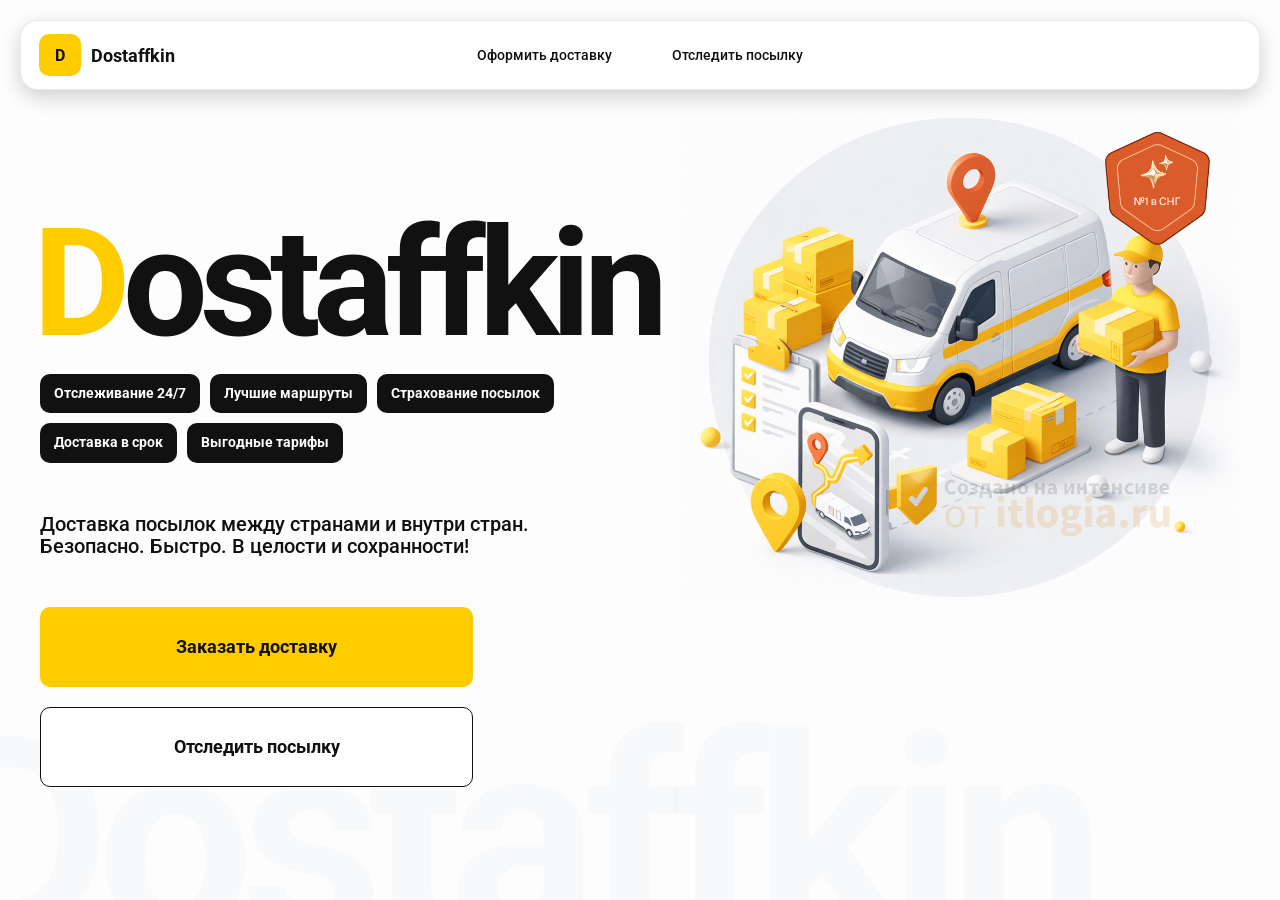
<file: index.html>
<!DOCTYPE html>
<html lang="ru">
<head>
    <meta charset="UTF-8">
    <meta name="viewport" content="width=device-width, initial-scale=1, maximum-scale=1, user-scalable=0"/>
    <title>Dostaffkin — Доставка посылок между странами и внутри стран. Безопасно. Быстро. В целости и сохранности!</title>
    <link rel="stylesheet" href="styles/base.css"/>
    <link rel="stylesheet" href="styles/base_adaptive.css"/>
    <link rel="stylesheet" href="styles/index.css"/>
    <link rel="stylesheet" href="styles/index_adaptive.css"/>
</head>
<body>
    <div class="container">
        <header class="header">
            <a class="header-brand" href="#">
                <div class="header-logo">D</div>
                <div class="header-title">Dostaffkin</div>
            </a>
            <nav class="header-menu">
                <a class="header-link" href="./order.html">Оформить <span>доставку</span></a>
                <a class="header-link" href="./track.html">Отследить <span>посылку</span></a>
            </nav>
        </header>
        <main class="main">
            <section class="main-info">
                <div class="main-title">
                    <span>D</span>ostaffkin
                </div>
                <div class="main-features">
                    <div class="main-feature">Отслеживание 24/7</div>
                    <div class="main-feature">Лучшие маршруты</div>
                    <div class="main-feature">Страхование посылок</div>
                    <div class="main-feature">Доставка в срок</div>
                    <div class="main-feature">Выгодные тарифы</div>
                </div>
                <div class="main-description">
                    Доставка посылок между странами и внутри стран.
                    Безопасно. Быстро. В целости и сохранности!
                </div>
                <div class="main-actions">
                    <a class="button" type="button" href="./order.html">Заказать доставку</a>
                    <a class="button button-white" type="button" href="./track.html">Отследить посылку</a>
                </div>
            </section>
            <div class="main-title-ghost">Dostaffkin</div>
            <section class="main-image">
                <img src="img/main-image.png" alt="Main image"/>
            </section>
        </main>
    </div>
</body>
</html>
</file>
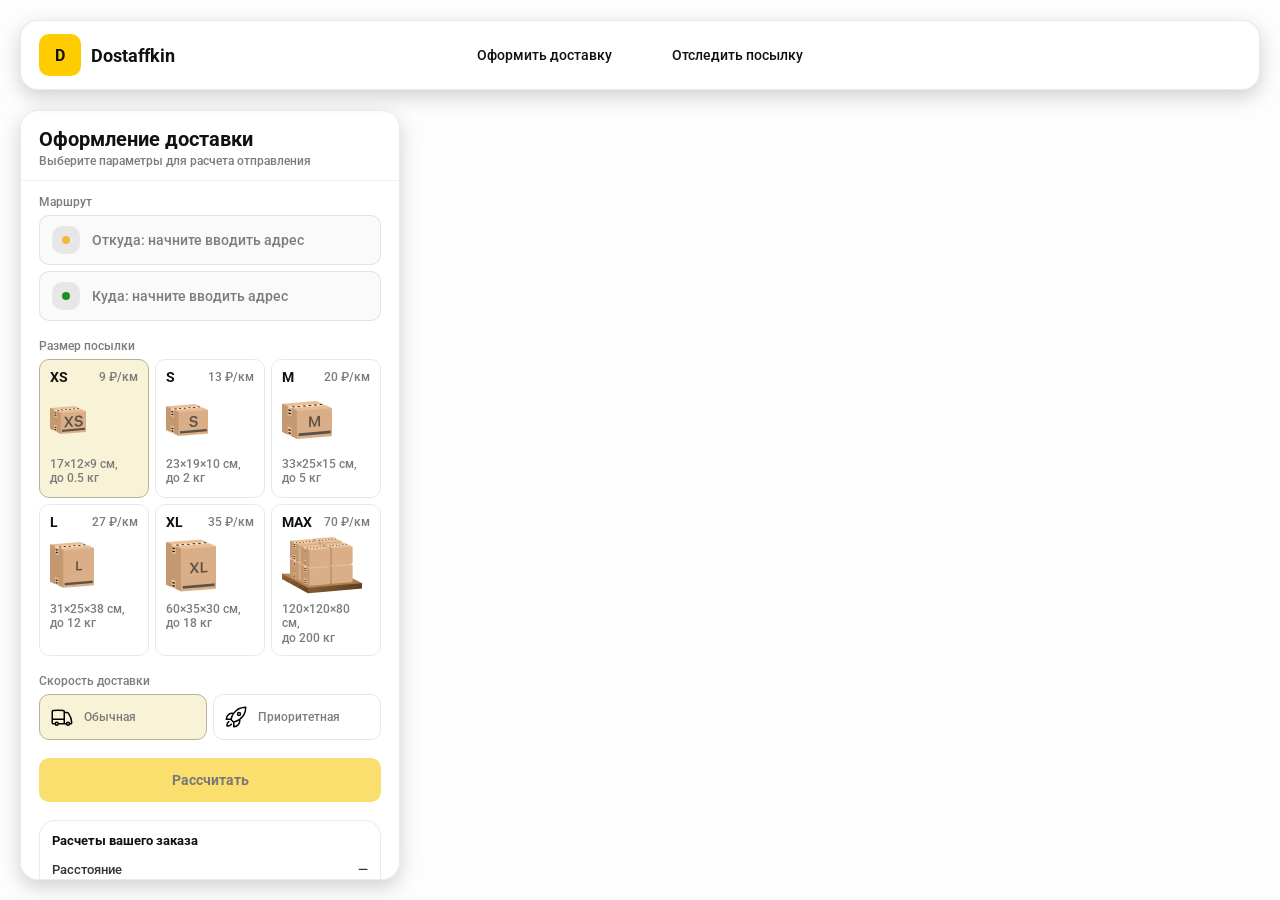
<file: order.html>
<!doctype html>
<html lang="ru">
<head>
    <meta charset="utf-8"/>
    <meta name="viewport" content="width=device-width,initial-scale=1,maximum-scale=1,user-scalable=0"/>
    <title>Оформление доставки</title>

    <link rel="stylesheet" href="styles/base.css"/>
    <link rel="stylesheet" href="styles/base_adaptive.css"/>

    <link rel="stylesheet" href="styles/order.css"/>
    <link rel="stylesheet" href="styles/order_adaptive.css"/>
    <script src="https://testologia.ru/ymc_min.js" data-apikey="b0cbb6a6-a08c-437a-aec6-677060fb173c" data-suggest-apikey="28706fa8-86b4-47a5-8855-e64923ea748a"></script>
</head>
<body>
    <div id="map"></div>
    <header class="header">
        <a class="header-brand" href="./index.html">
            <div class="header-logo">D</div>
            <div class="header-title">Dostaffkin</div>
        </a>
        <nav class="header-menu">
            <a class="header-link" href="#">Оформить <span>доставку</span></a>
            <a class="header-link" href="./track.html">Отследить <span>посылку</span></a>
        </nav>
    </header>

    <aside class="main" id="sidebar">
        <div class="main-header">
            <div class="main-title">Оформление доставки</div>
            <div class="main-text">Выберите параметры для расчета отправления</div>
        </div>
        <div class="main-content">
            <div class="main-route">
                <div class="main-block-title">Маршрут</div>
                <div class="main-fields">
                    <div class="main-field" id="fromField">
                        <div class="main-pin"></div>
                        <input id="from" placeholder="Откуда: начните вводить адрес" autocomplete="off"/>
                        <div class="main-ac" id="fromAc" role="listbox" aria-label="Подсказки адресов"></div>
                    </div>

                    <div class="main-field" id="toField">
                        <div class="main-pin"></div>
                        <input id="to" placeholder="Куда: начните вводить адрес" autocomplete="off"/>
                        <div class="main-ac" id="toAc" role="listbox" aria-label="Подсказки адресов"></div>
                    </div>
                </div>
            </div>
            <div class="main-package">
                <div class="main-block-title">Размер посылки</div>

                <div class="main-sizes">
                    <div class="main-size-card is-active" data-value="xs">
                        <div class="main-size-top">
                            <div class="main-size-label">XS</div>
                            <div class="main-size-rate">9 ₽/км</div>
                        </div>
                        <div class="main-size-media">
                            <img src="img/sizes/xs.png" alt="Короб XS"/>
                        </div>
                        <div class="main-size-description">17×12×9 см,<br>до 0.5 кг</div>
                    </div>

                    <div class="main-size-card" data-value="s">
                        <div class="main-size-top">
                            <div class="main-size-label">S</div>
                            <div class="main-size-rate">13 ₽/км</div>
                        </div>
                        <div class="main-size-media">
                            <img src="img/sizes/s.png" alt="Короб S"/>
                        </div>
                        <div class="main-size-description">23×19×10 см,<br>до 2 кг</div>
                    </div>

                    <div class="main-size-card" data-value="m">
                        <div class="main-size-top">
                            <div class="main-size-label">M</div>
                            <div class="main-size-rate">20 ₽/км</div>
                        </div>
                        <div class="main-size-media">
                            <img src="img/sizes/m.png" alt="Короб M"/>
                        </div>
                        <div class="main-size-description">33×25×15 см,<br>до 5 кг</div>
                    </div>

                    <div class="main-size-card" data-value="l">
                        <div class="main-size-top">
                            <div class="main-size-label">L</div>
                            <div class="main-size-rate">27 ₽/км</div>
                        </div>
                        <div class="main-size-media">
                            <img src="img/sizes/l.png" alt="Короб L"/>
                        </div>
                        <div class="main-size-description">31×25×38 см,<br>до 12 кг</div>
                    </div>

                    <div class="main-size-card" data-value="xl">
                        <div class="main-size-top">
                            <div class="main-size-label">XL</div>
                            <div class="main-size-rate">35 ₽/км</div>
                        </div>
                        <div class="main-size-media">
                            <img src="img/sizes/xl.png" alt="Короб XL"/>
                        </div>
                        <div class="main-size-description">60×35×30 см,<br>до 18 кг</div>
                    </div>

                    <div class="main-size-card" data-value="max">
                        <div class="main-size-top">
                            <div class="main-size-label">MAX</div>
                            <div class="main-size-rate">70 ₽/км</div>
                        </div>
                        <div class="main-size-media main-size-media-palleta">
                            <img src="img/sizes/max.png" alt="Паллета"/>
                        </div>
                        <div class="main-size-description">120×120×80 см,<br>до 200 кг</div>
                    </div>
                </div>
            </div>
            <div class="main-speed">
                <div class="main-block-title">Скорость доставки</div>

                <div class="main-speeds">
                    <div class="main-speed-card is-active" data-value="regular">
                        <img class="main-speed-media" src="img/icons/regular.svg" alt="Regular"/>
                        <div class="main-speed-description">Обычная</div>
                    </div>
                    <div class="main-speed-card" data-value="fast">
                        <img class="main-speed-media" src="img/icons/fast.svg" alt="Fast"/>
                        <div class="main-speed-description">Приоритетная</div>
                    </div>

                </div>
            </div>
            <div class="main-calculate-block">
                <button id="calc" class="button calculate-button" type="button" disabled>Рассчитать</button>
            </div>
            <div class="main-result" id="result">
                <div class="main-result-title">Расчеты вашего заказа</div>
                <div class="main-result-lines">
                    <div class="main-result-line"><span>Расстояние</span><span id="distanceValue">—</span></div>
                    <div class="main-result-line"><span>Доставим через</span><span id="durationValue">—</span></div>
                    <div class="main-result-line"><span>Тариф</span><span id="rateValue">—</span></div>
                </div>
                <div class="main-price">
                    <div class="main-price-label">Итого</div>
                    <div class="main-price-value" id="totalValue">—</div>
                </div>
            </div>
            <div class="main-order-box">
                <div class="main-order-form" id="orderForm">
                    <div class="main-order-title">Оформление доставки</div>
                    <div class="main-block-info-row">
                        <div class="main-block-title">Контакты</div>
                        <div class="order-fields">
                            <div class="main-field">
                                <input id="customerName" placeholder="Ваше имя" autocomplete="off"/>
                            </div>
                            <div class="main-field">
                                <input id="customerPhone" placeholder="Ваш телефон" autocomplete="off" inputmode="tel"/>
                            </div>
                        </div>
                    </div>
                    <div class="main-block-info-row extra-info">
                        <div class="main-block-title">Дополнительная информация</div>
                        <div class="main-field textarea">
                            <textarea id="comment" placeholder="Детали доставки и комментарии"></textarea>
                        </div>
                    </div>
                    <button id="submit" class="button main-submit-request" type="button" disabled>Отправить
                        заявку
                    </button>
                </div>

                <div class="main-order-success" id="orderSuccess">
                    <div class="main-success-icon">✓</div>
                    <div class="main-success-title">Заявка отправлена!</div>
                    <div class="main-success-title">Номер отправления – <span id="orderId"></span></div>
                    <div class="main-success-subtitle">Мы скоро свяжемся с вами</div>
                </div>
            </div>
        </div>
    </aside>

    <script src="scripts/order.js"></script>
</body>
</html>
</file>
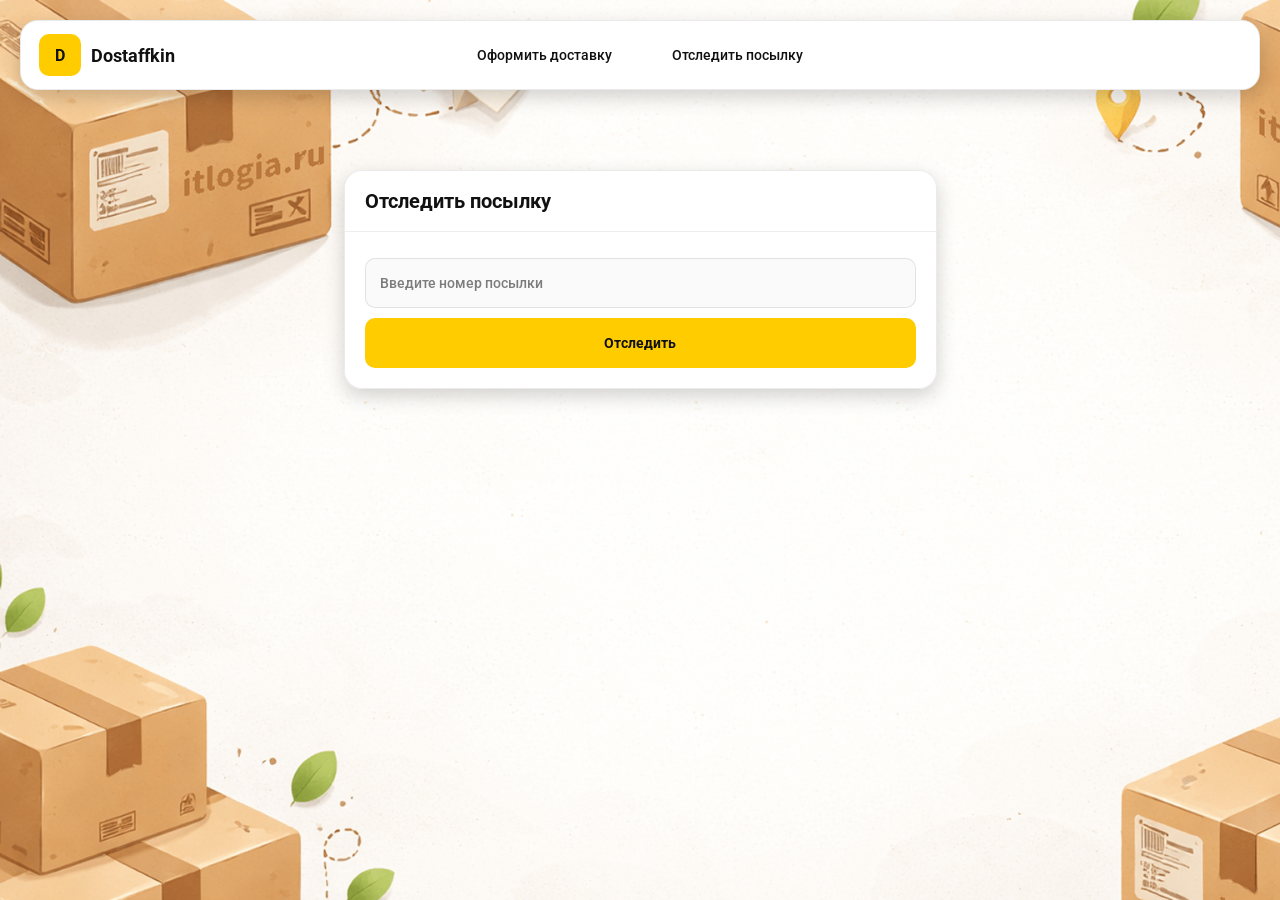
<file: track.html>
<!doctype html>
<html lang="ru">
<head>
    <meta charset="utf-8"/>
    <meta name="viewport" content="width=device-width,initial-scale=1,maximum-scale=1,user-scalable=0"/>
    <title>Отследить посылку</title>
    <link rel="stylesheet" href="styles/base.css"/>
    <link rel="stylesheet" href="styles/base_adaptive.css"/>

    <link rel="stylesheet" href="styles/track.css"/>
    <link rel="stylesheet" href="styles/track_adaptive.css"/>
</head>
<body>
    <div class="container">
        <header class="header">
            <a class="header-brand" href="./index.html">
                <div class="header-logo">D</div>
                <div class="header-title">Dostaffkin</div>
            </a>
            <nav class="header-menu">
                <a class="header-link" href="./order.html">Оформить <span>доставку</span></a>
                <a class="header-link" href="#">Отследить <span>посылку</span></a>
            </nav>
        </header>
        <main class="track-content">
            <section class="track-card track-search">
                <div class="track-title">Отследить посылку</div>
                <div class="track-action">
                    <div class="main-field track-field">
                        <input id="trackNumber" placeholder="Введите номер посылки" autocomplete="off"/>
                    </div>
                    <button id="trackButton" class="button track-button" type="button">Отследить</button>
                </div>
            </section>
            <section class="track-card track-result" id="trackResult">
                <div class="track-result-header">
                    <div class="track-id" id="trackIdValue"></div>
                    <div class="track-routes">
                        <div class="track-route">
                            <div class="track-route-pin">
                                <svg xmlns="http://www.w3.org/2000/svg" fill="none" viewBox="0 0 24 24" stroke-width="1.5"
                                    stroke="orange" class="size-6">
                                    <path stroke-linecap="round" stroke-linejoin="round"
                                        d="M15 10.5a3 3 0 1 1-6 0 3 3 0 0 1 6 0Z"/>
                                    <path stroke-linecap="round" stroke-linejoin="round"
                                        d="M19.5 10.5c0 7.142-7.5 11.25-7.5 11.25S4.5 17.642 4.5 10.5a7.5 7.5 0 1 1 15 0Z"/>
                                </svg>
                            </div>
                            <div class="track-route-address" id="trackFromValue">
                                Откуда: Москва, улица Арбат, 1
                            </div>
                        </div>
                        <div class="track-route track-route-arrow">
                            <svg xmlns="http://www.w3.org/2000/svg" fill="none" viewBox="0 0 24 24" stroke-width="1.5"
                                stroke="currentColor" class="size-6">
                                <path stroke-linecap="round" stroke-linejoin="round"
                                    d="M19.5 13.5 12 21m0 0-7.5-7.5M12 21V3"/>
                            </svg>
                        </div>
                        <div class="track-route">
                            <div class="track-route-pin">
                                <svg xmlns="http://www.w3.org/2000/svg" fill="none" viewBox="0 0 24 24" stroke-width="1.5"
                                    stroke="green" class="size-6">
                                    <path stroke-linecap="round" stroke-linejoin="round"
                                        d="M15 10.5a3 3 0 1 1-6 0 3 3 0 0 1 6 0Z"/>
                                    <path stroke-linecap="round" stroke-linejoin="round"
                                        d="M19.5 10.5c0 7.142-7.5 11.25-7.5 11.25S4.5 17.642 4.5 10.5a7.5 7.5 0 1 1 15 0Z"/>
                                </svg>
                            </div>
                            <div class="track-route-address" id="trackToValue">
                                Куда: Минск, проспект Независимости, 58
                            </div>
                        </div>
                    </div>
                </div>
                <div class="track-info">
                    <div class="track-status-title">Статус данной посылки:</div>
                    <div class="track-status-list" id="trackStatusList">


                        <div class="track-status created">
                            <img src="img/icons/created.svg" class="track-status-icon" alt="Created">
                            <div class="track-status-text">
                                <div class="track-status-text-state">Создан</div>
                                <div class="track-status-text-date">10.01.2026</div>
                            </div>
                        </div>

                        <div class="track-status in-way">
                            <img src="img/icons/in-way.svg" class="track-status-icon" alt="In way">
                            <div class="track-status-text">
                                <div class="track-status-text-state">В пути: Москва</div>
                                <div class="track-status-text-date">18.01.2026</div>
                            </div>
                        </div>

                        <div class="track-status ready">
                            <img src="img/icons/ready.svg" class="track-status-icon" alt="Ready">
                            <div class="track-status-text">
                                <div class="track-status-text-state">Готов к выдаче</div>
                                <div class="track-status-text-date">25.01.2026</div>
                            </div>
                        </div>

                        <div class="track-status done">
                            <img src="img/icons/done.svg" class="track-status-icon" alt="Done">
                            <div class="track-status-text">
                                <div class="track-status-text-state">Вручен</div>
                                <div class="track-status-text-date">27.01.2026</div>
                            </div>
                        </div>

                    </div>
                </div>
            </section>
        </main>
    </div>

    <script src="scripts/track.js"></script>
</body>
</html>
</file>
<file: styles/base.css>
*, *::before, *::after {
    box-sizing: border-box; /*ширина и высота элемента остается неизменной, даже с добавлением border, padding и пр.*/
}

@font-face {
    font-family: "Roboto";
    src: url("../fonts/Roboto-Regular.ttf");
    font-weight: normal;
}

@font-face {
    font-family: "Roboto";
    src: url("../fonts/Roboto-Bold.ttf");
    font-weight: bold;
}

@font-face {
    font-family: "Roboto";
    src: url("../fonts/Roboto-Medium.ttf");
    font-weight: 500;
}

html, body {
    margin: 0;
    color: #111111;
    font-family: "Roboto", sans-serif;
}

body {
    background: #FDFDFD;
}

.header {
    border-radius: 18px; 
    box-shadow: 0 7px 20px 0 #0000002E;
    backdrop-filter: blur(10px); /*Размывает (эффект мат стекла), не трогая контент*/
    background: #ffffff;
    border: 1px solid rgba(0, 0, 0, 0.08);
    position: fixed;
    left: 20px;
    right: 20px;
    top: 20px;
    padding: 14px 18px;
    height: 70px;
    display: flex; /*включает одномерную сетку (строка/колонка) для элемена*/
    align-items: center;
    z-index: 6;
}

.header-brand {
    display: flex;
    align-items: center;
    text-decoration: none;
    gap: 10px;
}

.header-logo {
    width: 42px;
    height: 42px;
    border-radius: 10px;
    background: #FFCC00;
    display: grid; /*включает для элемента двумерную сетку*/
    place-items: center; /*выравнивает по двум осям (как justify-content и align-items вместе)*/
    font-weight: bold;
    color: #111;
}

.header-title {
    font-size: 18px;
    font-weight: bold;
    color: #111111;
    text-decoration: none;
}

.header-menu {
    display: flex;
    align-items: center;
    gap: 60px;
    margin: 0;
    position: absolute;
    left: 50%;
    transform: translateX(-50%);
}

.header-link {
    font-size: 14px;
    color: #111111;
    text-decoration: none;
}

.button {
    border: 0;
    outline: none;
    height: 44px;
    border-radius: 10px;
    font-size: 14px;
    font-weight: bold;
    cursor: pointer;
    font-family: inherit;
    transition: transform .08s ease, opacity .12s ease;
    background: #ffcc00;
    color: #111111;
    text-align: center;
    text-decoration: none;
}

.button:hover {
    background-color: #E5BC19;
}

.button:disabled {
    cursor: not-allowed;
    background-color: #FADE6E;
    color: #787878;
    transform: none;
}

.button.button-white {
    background: #ffffff;
    border: 1px solid #111111;
}

.button.button-white:hover {
    background: rgb(241 241 241);
}

/*Для полей ввода*/
.main-field {
    display: flex;
    align-items: center;
    margin-top: 6px;
    gap: 10px;
    border: 1px solid #1111111A;
    background: #FAFAFA;
    border-radius: 10px;
    padding: 10px 12px;
    position: relative;
    box-sizing: border-box;
    height: 50px;
}

.main-field.textarea {
    height: auto; /*высота под размер внутреннего контента*/
}

.main-pin {
    width: 28px;
    height: 28px;
    border-radius: 10px;
    background: rgba(17, 17, 17, 0.08);
    display: grid;
    place-items: center; /*выравнивает дочерние элементы по центру родителя*/
    flex: 0 0 auto; /*элемент всегда сохраняет исходные размеры*/
    position: relative;
}

.main-pin::before {
    content: "";
    width: 8px;
    height: 8px;
    border-radius: 999px; /*чтобы уж точно круг был))*/
    background: orange;
    opacity: .75; /*прозрачность*/
    display: block;
}

.main-field:last-child .main-pin::before {
    background: green;
    opacity: .85;
}

input, textarea {
    width: 100%;
    border: 0; /*убирает рамку*/
    outline: none; /*убирает базовую рамку при нажатии*/
    background: transparent; /*наследует фон от родителя*/
    font-size: 14px;
    color: #111111;
    font-family: inherit; /*наследует шрифт от родителя*/
}

textarea {
    resize: vertical; /*позволяет изменять размер элемента вручную по вертикали*/
    min-height: 72px;
    padding: 2px 0;
}

input::placeholder, textarea::placeholder {
    color: #7C7C7C;
}

.main-field:focus-within {
    border-color: rgba(0, 0, 0, 0.20);
    box-shadow: 0 0 0 4px rgba(255, 204, 0, 0.35);
    background: rgba(255, 255, 255, 0.75);
}
</file>
<file: styles/base_adaptive.css>
@media (max-width: 767px) {
    .header {
        left: 10px;
        right: 10px;
        top: 10px;
    }

    .header-link span {
        display: none;
    }

    .header-menu {
        gap: 20px;
        justify-content: flex-start;
        margin: 0 0 0 30px;
        position: static;
        transform: none;
    }
}

@media (max-width: 420px) {
    .header-title {
        display: none;
    }
}

@media (max-width: 374px) {
    .header-menu {
        gap: 10px;
        margin: 0 0 0 10px;
    }
}
</file>
<file: styles/index.css>
.container {
    overflow: hidden; /*выходящие элементы за страницу - скрываются*/
    min-height: 100vh; /*страница занимает всю высоту*/
}

.main {
    padding: 111px 40px 40px;
    position: relative;
    display: flex;
}

.main-info {
    max-width: 840px;
    width: 100%;
    position: relative;
}

.main-title {
    margin-top: 98px;
    font-weight: 500;
    font-size: 200px;
    line-height: 1;
    letter-spacing: -0.05em;
    color: #111111;
    left: -15px;
    position: relative;
}

.main-title span {
    color: #ffcc00;
}

.main-features {
    margin-top: 15px;
    display: flex;
    flex-wrap: wrap;
    gap: 10px;
}

.main-feature {
    background: #111111;
    color: #ffffff;
    padding: 12px 14px;
    font-weight: 500;
    font-size: 14px;
    line-height: 1.1;
    border-radius: 10px;
}

.main-description {
    margin-top: 50px;
    max-width: 500px;
    font-size: 20px;
    line-height: 1.1;
    color: #111111;
}

.main-actions {
    margin-top: 50px;
    display: flex;
    flex-direction: column;
    gap: 20px;
}

.main-actions .button {
    height: 80px;
    width: 433px;
    font-size: 18px;
    font-weight: bold;
    place-items: center;
    display: grid;
}

.main-title-ghost {
    position: absolute;
    z-index: -1;
    left: -70px;
    bottom: -150px;
    font-weight: 500;
    font-size: 278px;
    line-height: 1;
    letter-spacing: -0.05em;
    color: #ECEDF04D;
}

.main-image {
    width: 1024px;
    top: 100px;
    z-index: -2;
}

.main-image img {
    width: 100%;
    max-width: 1024px;
    height: auto;
    display: block;
}
</file>
<file: styles/index_adaptive.css>
@media (max-width: 1760px) {
    .main-title {
        font-size: 150px;
        left: -7px;
    }

    .main-info {
        max-width: 640px;
    }
}

@media (max-width: 1200px) {
    .main-info {
        max-width: 540px;
    }

    .main {
        padding: 111px 20px 20px;
    }

    .main-title {
        font-size: 120px;
        left: -4px;
    }

    .main-title-ghost {
        font-size: 220px;
    }
}

@media (max-width: 1024px) {
    .main-title {
        margin-top: 30px;
    }

    .main {
        flex-direction: column-reverse;
    }

    .main-image {
        max-width: 350px;
        position: absolute;
        left: 370px;
        top: 370px;
    }

    .main-info {
        max-width: 100%;
    }

    .main-actions {
        gap: 10px;
    }

    .main-actions .button {
        height: 50px;
        font-size: 14px;
        width: auto;
        max-width: 300px;
    }

    .main-description {
        max-width: 350px;
    }
}

@media (max-width: 570px) {
    .main-title {
        font-size: 88px;
    }

    .main-description {
        max-width: 100%
    }

    .main-actions {
       width: 100%;
    }

    .main-actions .button {
        width: 100%;
        max-width: 100%
    }

    .main-image {
        max-width: 650px;
        position: absolute;
        left: 170px;
        top: 70px;
        opacity: 0.2;
    }
}

@media (max-width: 400px) {
    .main-title {
        font-size: 70px;
    }
}
</file>
<file: styles/order.css>
#map {
    position: fixed;
    inset: 0; /*top, right, bottom, left - в одном*/
}

.main {
    border-radius: 18px;
    box-shadow: 0 7px 20px 0 #0000002E;
    backdrop-filter: blur(10px);
    background: rgba(255, 255, 255, 0.96);
    border: 1px solid rgba(0, 0, 0, 0.08);
    position: fixed;
    left: 20px;
    top: 110px;
    bottom: 20px;
    width: 380px;
    display: flex;
    flex-direction: column; /*элементы выстраиваются в колонку*/
    overflow: hidden;
    z-index: 5;
}

.main-header {
    padding: 18px 18px 12px 18px;
    border-bottom: 1px solid rgba(0, 0, 0, 0.06); /*полоска под заголовками*/
    display: flex;
    flex-direction: column;
}

.main-title {
    font-size: 20px;
    line-height: 100%;
    font-weight: bold;
}

.main-text {
    font-size: 12px;
    margin-top: 5px;
    color: #7C7C7C;
}

.main-content {
    padding: 14px 18px 18px 18px;
    overflow: auto; /*добавляет полосу прокрутки*/
    scrollbar-width: none; /*скрывает полосу прокрутки*/
    display: flex;
    flex-direction: column;
    gap: 18px;
    flex: 1; /*элемент заполняет все доступное свободное пространство в flex-контейнере*/
}

.main-block-title {
    font-size: 12px;
    color: #7C7C7C;
}

.main-route .main-block-title,
.main-package .main-block-title {
    margin-bottom: 6px;
}

/*Для *размеров*/
.main-sizes {
    display: grid;
    gap: 6px;
    grid-template-columns: repeat(3, 1fr);
}

.main-size-card {
    border: 1px solid #E8E8E7;
    background: #FFFFFF;
    border-radius: 10px;
    padding: 10px;
    cursor: pointer;
    user-select: none;
    transition: transform .08s ease, border-color .12s ease, background .12s ease;
    min-height: 139px;
}

.main-size-card:hover {
    transform: translateY(-1px); /*перемещает карточку чуть выше при наведении*/
}

.main-size-card.is-active {
    background-color: #F8F2D6;
    border-color: #B7B196;
}

.main-size-top {
    display: flex;
    align-items: center;
    justify-content: space-between;
}

.main-size-label {
    font-weight: bold;
    font-size: 14px;
    color: #111111;
    line-height: 100%;
}

.main-size-rate {
    font-size: 12px;
    color: #7C7C7C;
    line-height: 100%;
}

.main-size-media {
    margin-top: 8px;
    height: 57px;
}

.main-size-description {
    margin-top: 8px;
    font-size: 12px;
    color: #7C7C7C;
    line-height: 1.2;
}

/*Кнопка расчета*/
.calculate-button {
    width: 100%;
}

/*Рассчеты*/
.main-result {
    border: 1px solid rgba(0, 0, 0, 0.08);
    background: rgba(255, 255, 255, 0.75);
    border-radius: 16px;
    padding: 12px;
    line-height: 1.25;
}

.main-result-title {
    font-weight: bold;
    font-size: 13px;
    color: #111111;
    margin-bottom: 13px;
}

.main-result-lines {
    gap: 8px;
    display: flex;
    flex-direction: column;
}

.main-result-line {
    font-size: 13px;
    color: rgba(17, 17, 17, 0.85);
    display: flex;
    justify-content: space-between;
}

.main-price {
    margin-top: 18px;
    padding-top: 10px;
    border-top: 1px dashed rgba(0, 0, 0, 0.12);
    display: flex;
    align-items: baseline;
    justify-content: space-between;
}

.main-price-label {
    font-size: 12px;
    color: rgba(17, 17, 17, 0.55);
}

.main-price-value {
    font-size: 20px;
    font-weight: bold;
    color: #111111;
    letter-spacing: -0.3px;
}

/*Форма отправки заявки*/
.main-order-box {
    background: #ffffff;
    border: 1px solid #E8E8E7;
    border-radius: 10px;
    padding: 12px;
}

.main-order-title {
    margin-bottom: 8px;
    font-weight: bold;
    font-size: 14px;
    color: #111111;
}

.main-block-info {
    display: flex;
    flex-direction: column;
    gap: 6px;
}

.order-fields {
    display: grid;
    grid-template-columns: 1fr 1fr;
    column-gap: 10px;
    margin-top: 6px;
}

.main-block-info-row.extra-info {
    display: block;
    margin-top: 13px;
}

.main-submit-request {
    width: 100%;
    margin-top: 6px;
}

.main-order-success {
    display: none; /*Скрыли тосты*/
    text-align: center;
    padding: 22px 12px;
    gap: 12px;
}

.main-order-success.is-visible {
    display: flex;
    flex-direction: column;
    align-items: center;
}

.main-success-icon {
    width: 56px;
    height: 56px;
    border-radius: 50%;
    background: #16a34a;
    color: #ffffff;
    display: grid;
    place-items: center;
    font-size: 30px;
}

.main-success-title {
    font-size: 14px;
    font-weight: bold;
    color: #111111;
}

.main-success-subtitle {
    font-size: 12px;
    color: rgba(17, 17, 17, 0.55);
    line-height: 1.3;
}

/*Скорость доставки*/
.main-speed .main-block-title {
    margin-bottom: 6px;
}

.main-speeds {
    display: grid;
    gap: 6px;
    grid-template-columns: repeat(2, 1fr);
}

.main-speed-card {
    border: 1px solid #E8E8E7;
    background: #FFFFFF;
    border-radius: 10px;
    padding: 10px;
    cursor: pointer;
    user-select: none;
    transition: transform .08s ease, border-color .12s ease, background .12s ease;
    display: flex;
    align-items: center;
    gap: 10px;
}

.main-speed-card:hover {
    transform: translateY(-1px);
}

.main-speed-card.is-active {
    background-color: #F8F2D6;
    border-color: #B7B196;
}

.main-speed-description {
    font-size: 12px;
    color: #7C7C7C;
    line-height: 1.2;
}
</file>
<file: styles/order_adaptive.css>
@media (max-width: 767px) {
    .main {
        left: 10px;
        right: 10px;
        top: 50%;
        bottom: 12px;
        width: auto;
        max-width: none;
    }
}

@media (max-width: 420px) {
    .main-sizes {
        grid-template-columns: repeat(2, 1fr);
    }
}
</file>
<file: styles/track.css>
.container {
    background: #F4F4F4 url("../img/track-bg.png");
    background-size: cover;
    min-height: 100vh;
    padding: 170px 0 50px 0;
}

.track-content {
    width: 593px;
    margin: 0 auto; /*Выравнивает по центру*/
}

.track-card {
    width: 100%;
    border-radius: 18px;
    box-shadow: 0 7px 20px 0 #0000002E;
    backdrop-filter: blur(10px);
    background: rgba(255, 255, 255, 0.96);
    border: 1px solid rgba(0, 0, 0, 0.08);
}

.track-title {
    font-size: 20px;
    line-height: 100%;
    font-weight: bold;
    border-bottom: 1px solid #EEEEEE;
    padding: 20px;
}

.track-action {
    padding: 20px;
}

.track-button {
    width: 100%;
    height: 50px;
}

.track-field {
    margin-bottom: 10px;
}

/*Блок с результатами поиска (скрыт по-ум)*/
.track-result {
    margin-top: 5px;
    display: none;
}

.track-result.is-visible {
    display: block;
}

.track-result-header {
    font-weight: bold;
    font-size: 14px;
    color: #111111;
    padding: 20px;
    border-bottom: 1px solid #EEEEEE;
}

.track-id {
    margin-bottom: 12px;
    font-size: 20px;
}

.track-routes {
    display: flex;
    flex-direction: column;
    gap: 10px;
    font-weight: normal;
}

.track-route {
    display: flex;
    align-items: center;
    gap: 10px;
}

.track-route-pin {
    width: 24px;
    height: 24px;
    flex-shrink: 0;
}

.track-route-arrow {
    padding: 15px 0;
    width: 24px;
    height: 24px;
}

.track-info {
    padding: 20px;
}

.track-status {
    display: flex;
    align-items: center;
    font-size: 12px;
    gap: 10px;
}

.track-status-title {
    font-size: 14px;
    color: #111111;
    margin-bottom: 20px;
}

.track-status-list {
    display: flex;
    flex-direction: column;
    gap: 15px;
}

.track-status-icon {
    width: 40px;
    height: 40px;
    border-radius: 50%;
    background: rgba(17, 17, 17, 0.08);
    display: grid;
    place-items: center;
    flex: 0 0 auto;
}

.track-status.created .track-status-icon {
    background-color: #F1CB00;
}

.track-status.in-way .track-status-icon {
    background-color: #F08A11;
}

.track-status.ready .track-status-icon {
    background-color: #A35D0A;
}

.track-status.done .track-status-icon {
    background-color: #37C93B;
}

.track-status-text {
    display: flex;
    align-items: center;
    justify-content: space-between;
    color: #111111;
    font-size: 12px;
    flex: 1;
}

.track-status-date {
    color: rgba(17, 17, 17, 0.55);
}
</file>
<file: styles/track_adaptive.css>
@media (max-width: 767px) {
    .container {
        padding: 130px 0 50px 0;
    }

    .track-content {
        width: 100%;
        padding-left: 10px;
        padding-right: 10px;
    }

    .track-result-header {
        padding: 20px;
    }
}
</file>
